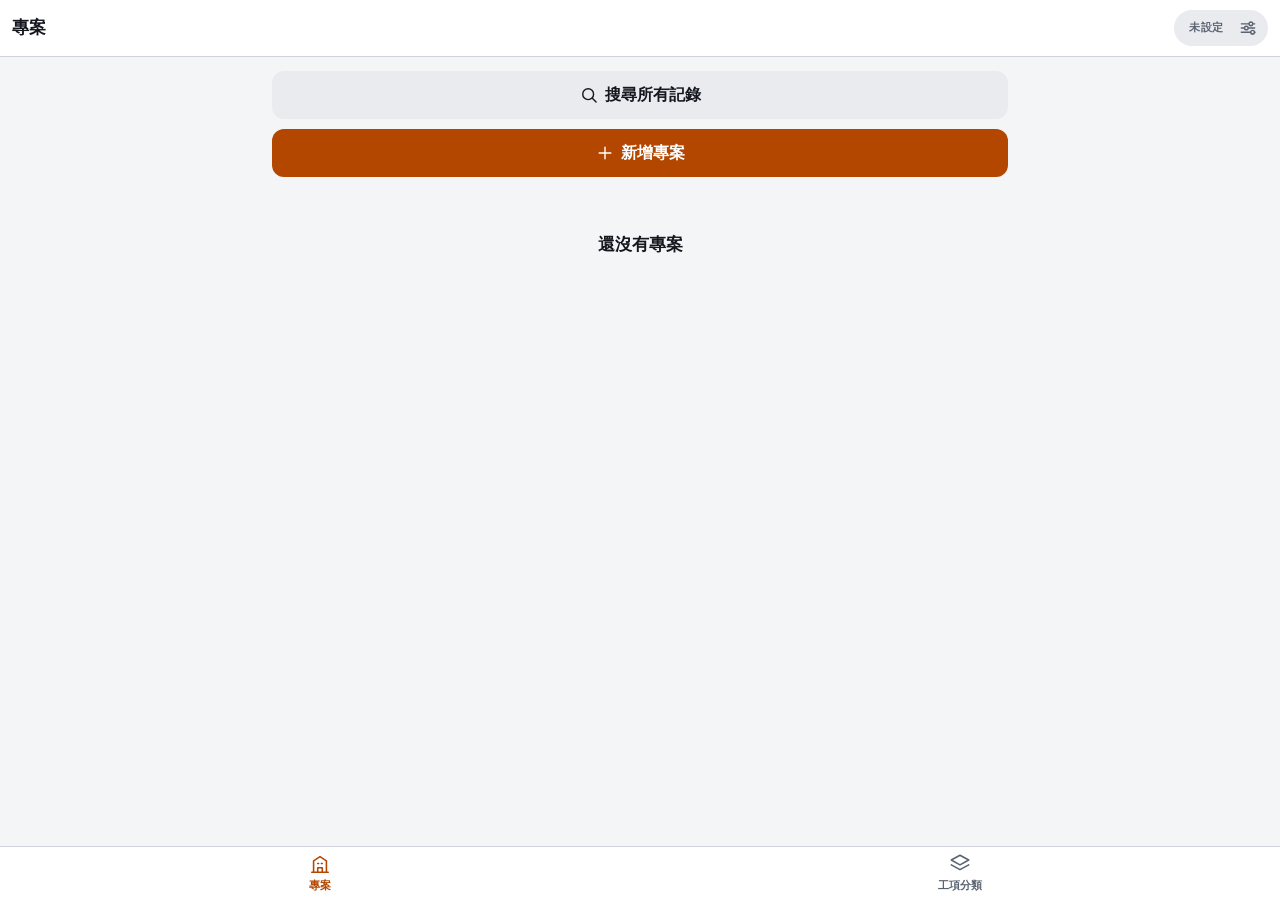
<file: index.html>
<!DOCTYPE html>
<html lang="zh-Hant">
<head>
<meta charset="utf-8">
<meta name="viewport" content="width=device-width, initial-scale=1, viewport-fit=cover, maximum-scale=1">
<title>監造工地筆記</title>
<meta name="description" content="工地現場記錄：專案導向 + 工項導向">
<link rel="manifest" href="manifest.webmanifest">
<meta name="theme-color" content="#12161c">
<meta name="apple-mobile-web-app-capable" content="yes">
<!--
  不要用 black-translucent。實機量到：螢幕 874、視窗只有 812、上緣 safe-area 62，
  874 − 812 = 62 —— iOS 用「螢幕高減狀態列」算 web view 高度，卻同時還套用
  viewport-fit=cover 的 inset，於是網頁靠上對齊、底部空出一條 62pt 的死區，
  position:fixed 的分頁列就浮在那條死區上面。那塊不在網頁座標系裡，
  頁面內的 CSS 完全碰不到（試過墊背景，無效）。
  改成 black：web view 從狀態列下面開始並填滿到螢幕底，env(safe-area-inset-top)
  變 0，頂端也不會再被多墊一次。深色 App 用 black 而不是 default，狀態列文字才是白的。
-->
<meta name="apple-mobile-web-app-status-bar-style" content="black">
<meta name="apple-mobile-web-app-title" content="工地筆記">
<link rel="apple-touch-icon" href="icons/icon-180.png">
<link rel="icon" href="icons/icon-192.png">
<link rel="stylesheet" href="css/style.css">
</head>
<body>

<header id="topbar">
  <button id="btn-back" class="icon-btn" hidden aria-label="返回"></button>
  <h1 id="title">監造工地筆記</h1>
  <a id="settings-btn" href="#/settings" aria-label="設定">
    <span id="tier-badge" class="tier tier-off"></span>
    <span class="ico"></span>
  </a>
</header>

<main id="view" aria-live="polite">
  <div class="loading">載入中…</div>
</main>

<nav id="tabbar">
  <a href="#/" data-tab="projects"><span class="ico"></span>專案</a>
  <a href="#/lib" data-tab="lib"><span class="ico"></span>工項分類</a>
</nav>

<div id="toast" role="status"></div>

<dialog id="confirm-dialog">
  <form method="dialog">
    <h2 id="confirm-title"></h2>
    <div id="confirm-body"></div>
    <menu>
      <button value="cancel" class="btn ghost">取消</button>
      <button value="ok" class="btn danger" id="confirm-ok">確定</button>
    </menu>
  </form>
</dialog>

<script type="module" src="js/app.js"></script>
</body>
</html>
</file>
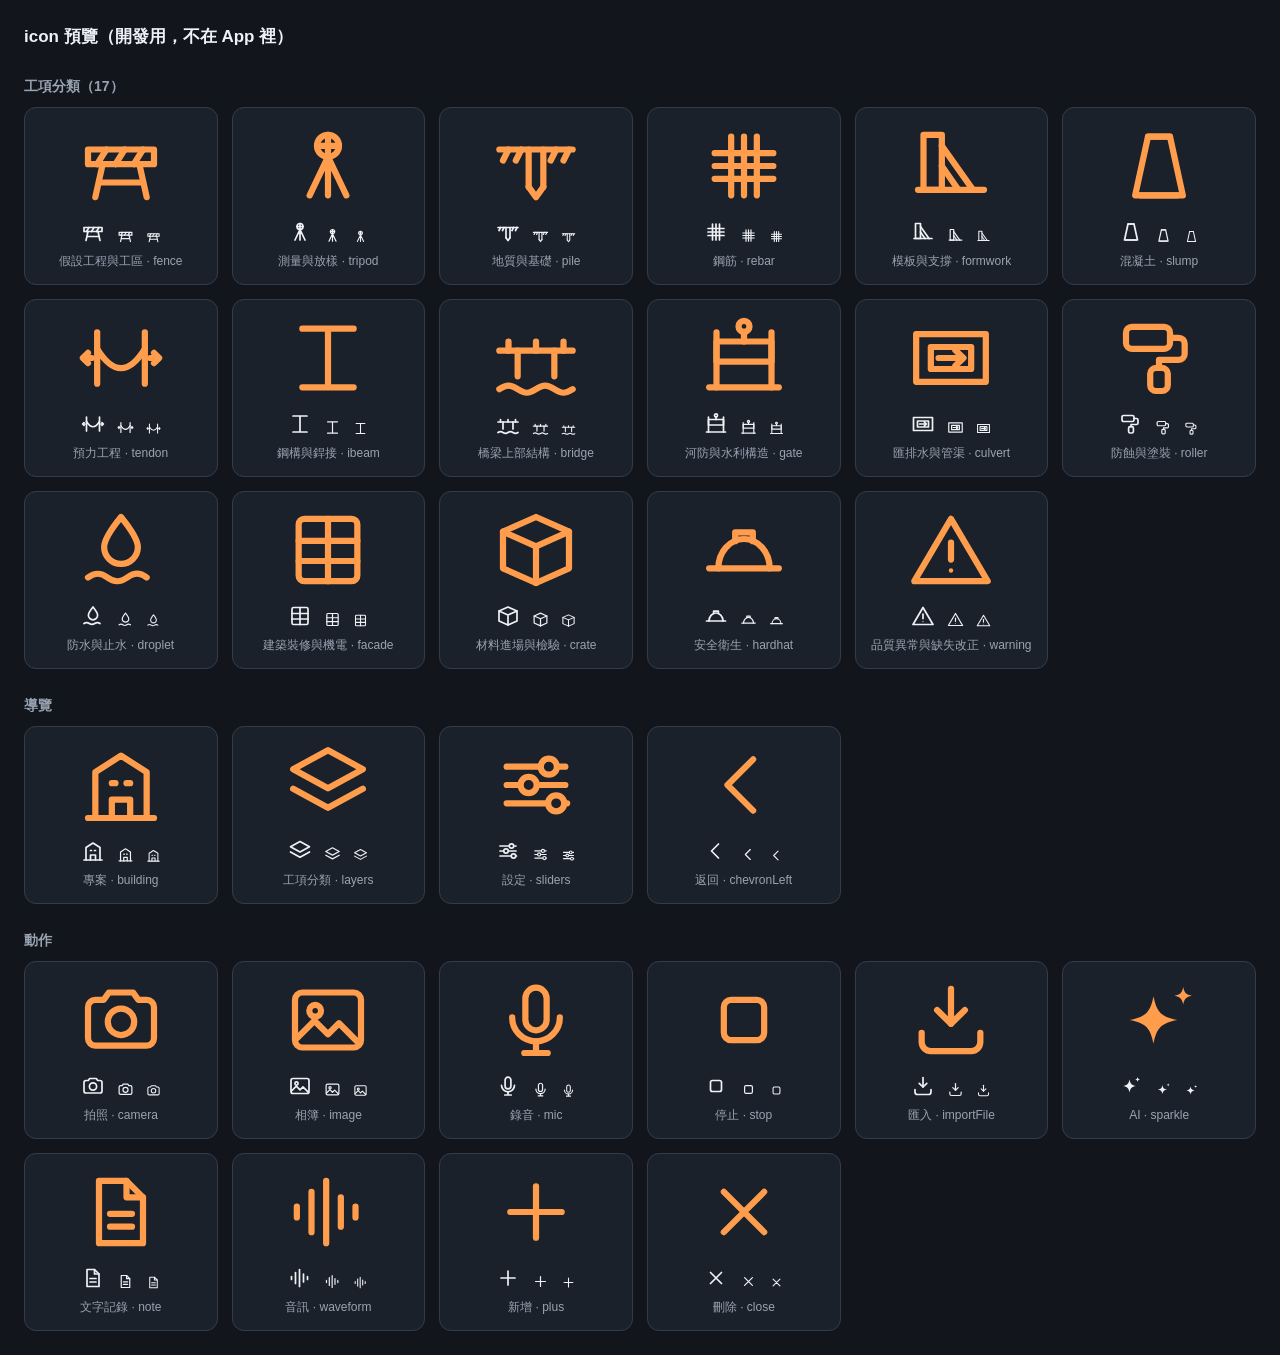
<file: tools/icon-preview.html>
<!DOCTYPE html>
<html lang="zh-Hant">
<head>
<meta charset="utf-8">
<title>icon 預覽</title>
<style>
  body { background: #12161c; color: #eef1f5; font: 15px/1.5 "Noto Sans TC", sans-serif; padding: 24px; margin: 0; }
  h2 { font-size: 14px; color: #99a3b2; margin: 26px 0 10px; font-weight: 600; }
  .grid { display: grid; grid-template-columns: repeat(auto-fill, minmax(190px, 1fr)); gap: 14px; }
  .cell { background: #1b212a; border: 1px solid #333d4a; border-radius: 12px; padding: 14px 10px; text-align: center; }
  .big { color: #ff9d4d; display: flex; justify-content: center; margin-bottom: 10px; }
  .small { color: #eef1f5; display: flex; justify-content: center; gap: 12px; align-items: flex-end; margin-bottom: 8px; }
  .name { font-size: 12px; color: #99a3b2; word-break: break-all; }
</style>
</head>
<body>
<h1 style="font-size:17px;margin:0">icon 預覽（開發用，不在 App 裡）</h1>
<div id="out"></div>
<script type="module">
import { icon } from '../js/icons.js';
import { CATEGORIES } from '../js/taxonomy.js';

const out = document.getElementById('out');

function section(title, items) {
  const h = document.createElement('h2');
  h.textContent = title;
  const g = document.createElement('div');
  g.className = 'grid';
  for (const { name, label } of items) {
    const cell = document.createElement('div');
    cell.className = 'cell';
    const big = document.createElement('div');
    big.className = 'big';
    big.append(icon(name, { size: 88 }));
    const small = document.createElement('div');
    small.className = 'small';
    small.append(icon(name, { size: 24 }), icon(name, { size: 17 }), icon(name, { size: 15 }));
    const n = document.createElement('div');
    n.className = 'name';
    n.textContent = label ? `${label} · ${name}` : name;
    cell.append(big, small, n);
    g.append(cell);
  }
  out.append(h, g);
}

section(`工項分類（${CATEGORIES.length}）`, CATEGORIES.map((c) => ({ name: c.icon, label: c.name })));
section('導覽', [
  { name: 'building', label: '專案' },
  { name: 'layers', label: '工項分類' },
  { name: 'sliders', label: '設定' },
  { name: 'chevronLeft', label: '返回' },
]);
section('動作', [
  { name: 'camera', label: '拍照' },
  { name: 'image', label: '相簿' },
  { name: 'mic', label: '錄音' },
  { name: 'stop', label: '停止' },
  { name: 'importFile', label: '匯入' },
  { name: 'sparkle', label: 'AI' },
  { name: 'note', label: '文字記錄' },
  { name: 'waveform', label: '音訊' },
  { name: 'plus', label: '新增' },
  { name: 'close', label: '刪除' },
]);
</script>
</body>
</html>
</file>
<file: css/style.css>
/* 工地取向：大字、大按鈕、高對比。戴手套點得到，大太陽下看得見。 */

:root {
  --bg: #f4f5f7;
  --surface: #ffffff;
  --surface-2: #e9ebef;
  --text: #14181e;
  --text-dim: #5a6371;
  --line: #cfd4dc;
  --accent: #b34700;      /* 安全橘，暗到在白底上仍可讀 */
  --accent-soft: #fdefe4;
  --danger: #b3001b;
  --ok: #0a6b3d;
  --warn: #8a5a00;
  --warn-soft: #fff5d6;
  --tap: 48px;
  --safe-b: env(safe-area-inset-bottom, 0px);
  --safe-t: env(safe-area-inset-top, 0px);
  color-scheme: light dark;
}

@media (prefers-color-scheme: dark) {
  :root {
    --bg: #12161c;
    --surface: #1b212a;
    --surface-2: #252d38;
    --text: #eef1f5;
    --text-dim: #99a3b2;
    --line: #333d4a;
    --accent: #ff9d4d;
    --accent-soft: #3a2415;
    --danger: #ff6b6b;
    --ok: #4ade80;
    --warn: #fbbf24;
    --warn-soft: #3a2f10;
  }
}

* { box-sizing: border-box; }

/* 必須在所有元件規則之前也之上：底下有些元件用了 display:flex，
   那會蓋掉瀏覽器預設的 [hidden] { display:none }，導致該藏的東西還是看得到。 */
[hidden] { display: none !important; }

html, body {
  margin: 0;
  padding: 0;
  background: var(--bg);
  color: var(--text);
  font: 16px/1.6 -apple-system, BlinkMacSystemFont, "Segoe UI", "Noto Sans TC",
        "PingFang TC", "Microsoft JhengHei", sans-serif;
  -webkit-text-size-adjust: 100%;
  overscroll-behavior-y: none;
}

body {
  display: flex;
  flex-direction: column;
  min-height: 100dvh;
}

/*
 * 這裡試過把 html 的背景染成分頁列的顏色，想遮住底部那條死區。無效——
 * 那塊是 iOS 自己畫的，不是文件畫布，網頁完全碰不到。已移除，別再試。
 * 真正的解法在 index.html（status-bar-style），但要重新加到主畫面才會生效。
 */

/* ---------- topbar ---------- */

#topbar {
  position: sticky;
  top: 0;
  z-index: 20;
  display: flex;
  align-items: center;
  gap: 8px;
  padding: calc(var(--safe-t) + 10px) 12px 10px;
  background: var(--surface);
  border-bottom: 1px solid var(--line);
}

#title {
  flex: 1;
  margin: 0;
  font-size: 17px;
  font-weight: 700;
  white-space: nowrap;
  overflow: hidden;
  text-overflow: ellipsis;
}

.icon-btn {
  display: inline-flex;
  align-items: center;
  justify-content: center;
  min-width: 36px;
  height: 36px;
  border: 0;
  border-radius: 10px;
  background: var(--surface-2);
  color: var(--text);
  cursor: pointer;
}

/* SVG icon 一律吃 currentColor，放進什麼顏色的容器就是什麼顏色 */
.icon { display: block; flex: none; }

/* 設定入口跟 AI 狀態合併成同一顆：狀態要一直看得見，但不值得佔一個分頁 */
#settings-btn {
  flex: none;
  display: flex;
  align-items: center;
  gap: 6px;
  min-height: 36px;
  padding: 0 10px 0 6px;
  border-radius: 999px;
  background: var(--surface-2);
  color: var(--text-dim);
  text-decoration: none;
  -webkit-tap-highlight-color: transparent;
}
#settings-btn .ico { display: flex; }
#settings-btn.active { color: var(--accent); }

.tier {
  flex: none;
  padding: 3px 9px;
  border-radius: 999px;
  font-size: 11px;
  font-weight: 700;
  letter-spacing: .02em;
  white-space: nowrap;
}
.tier-off  { background: var(--surface-2); color: var(--text-dim); }
.tier-free { background: var(--warn-soft); color: var(--warn); }
.tier-paid { background: var(--accent-soft); color: var(--accent); }

/* ---------- layout ---------- */

#view {
  flex: 1;
  padding: 14px 12px calc(var(--tap) + 28px + var(--safe-b));
  max-width: 760px;
  width: 100%;
  margin: 0 auto;
}

.loading, .empty {
  padding: 40px 16px;
  text-align: center;
  color: var(--text-dim);
}

.empty strong { display: block; margin-bottom: 6px; color: var(--text); font-size: 17px; }

/* ---------- tabbar ---------- */

#tabbar {
  position: fixed;
  bottom: 0;
  left: 0;
  right: 0;
  z-index: 20;
  display: flex;
  background: var(--surface);
  border-top: 1px solid var(--line);
  padding-bottom: var(--safe-b);
}

/*
 * 這裡曾經墊過一塊同色背景想遮住分頁列底下那條空白，實機無效——
 * 因為那條空白根本不在網頁裡（web view 比螢幕矮，見 index.html 的說明），
 * 畫在 812 以下等於畫到 web view 外面。已移除，別再加回來。
 */

#tabbar a {
  flex: 1;
  display: flex;
  flex-direction: column;
  align-items: center;
  justify-content: center;
  gap: 1px;
  min-height: var(--tap);
  padding: 5px 0;
  color: var(--text-dim);
  text-decoration: none;
  font-size: 11px;
  font-weight: 600;
}
#tabbar a .ico {
  display: flex;
  align-items: center;
  justify-content: center;
  height: 24px;
}
#tabbar a.active { color: var(--accent); }

/* ---------- cards & lists ---------- */

.card {
  background: var(--surface);
  border: 1px solid var(--line);
  border-radius: 14px;
  padding: 14px;
  margin-bottom: 12px;
  /* 最後一道防線：卡片裡的東西再怎麼樣都不准橫向凸出去。
     用 clip 不用 hidden——hidden 會逼另一軸也變成 auto，卡片就會多出捲軸。 */
  overflow-x: clip;
}

.card h2 { margin: 0 0 10px; font-size: 16px; }
.card h3 { margin: 16px 0 8px; font-size: 14px; color: var(--text-dim); }

a.card { display: block; color: inherit; text-decoration: none; }

.row { display: flex; align-items: center; gap: 10px; }
.row.wrap { flex-wrap: wrap; }
.spacer { flex: 1; }

.muted { color: var(--text-dim); font-size: 13px; }
.mono { font-variant-numeric: tabular-nums; }

/* ---------- buttons ---------- */

.btn {
  display: inline-flex;
  align-items: center;
  justify-content: center;
  gap: 6px;
  min-height: var(--tap);
  padding: 0 18px;
  border: 0;
  border-radius: 12px;
  background: var(--accent);
  color: #fff;
  font-size: 16px;
  font-weight: 700;
  font-family: inherit;
  cursor: pointer;
  text-decoration: none;
  -webkit-tap-highlight-color: transparent;
}
@media (prefers-color-scheme: dark) { .btn { color: #12161c; } }

.btn:disabled { opacity: .45; cursor: default; }
.btn.ghost { background: var(--surface-2); color: var(--text); }
.btn.danger { background: var(--danger); color: #fff; }
.btn.block { width: 100%; }
.btn.sm { min-height: 38px; padding: 0 12px; font-size: 14px; border-radius: 10px; }

/* ---------- forms ---------- */

label.field { display: block; margin-bottom: 12px; }
label.field > span {
  display: block;
  margin-bottom: 5px;
  font-size: 13px;
  font-weight: 600;
  color: var(--text-dim);
}

input[type=text], input[type=date], input[type=number], input[type=password],
select, textarea {
  width: 100%;
  min-height: var(--tap);
  padding: 10px 12px;
  border: 1px solid var(--line);
  border-radius: 11px;
  background: var(--bg);
  color: var(--text);
  font: inherit;
  font-size: 16px; /* 16px 以下 iOS 會自動放大頁面 */
}

textarea { min-height: 120px; resize: vertical; line-height: 1.7; }

input:focus, select:focus, textarea:focus {
  outline: 2px solid var(--accent);
  outline-offset: 1px;
}

/* 日期欄位的外框，見 ui.js 的 dateField()。
 *
 * iOS Safari 的 input[type=date] 是用內部的 shadow DOM 決定自己多寬的，
 * width / max-width / min-width 通通壓不住它，「2026年8月14日」這種長格式
 * 就把整個框推出卡片外。調 input 本身試過兩輪都無效，所以改成不跟它拗：
 * 外框負責邊界、圓角與大小，input 絕對定位塞進去——絕對定位的元素不參與
 * 版面計算，它想多寬都影響不了任何人，多出來的部分被外框切掉。 */
.datebox {
  position: relative;
  overflow: hidden;
  min-height: var(--tap);
  border: 1px solid var(--line);
  border-radius: 11px;
  background: var(--bg);
}

.datebox input[type=date] {
  position: absolute;
  inset: 0;
  width: 100%;
  height: 100%;
  min-height: 0;
  border: 0;
  border-radius: inherit;
  background: transparent;
  /* iOS 不會像文字欄位那樣把日期的值垂直置中，它是貼著內容框頂端排的。
     改用 flex 自己置中，上下留白就交給對齊而不是 padding。 */
  display: flex;
  align-items: center;
  padding: 0 12px;
  /* 日期是用選的不是用打的，iOS 不會因為字小於 16px 就放大頁面。
     縮一級讓中文長格式真的塞得進去，而不是塞進去被切掉。 */
  font-size: 15px;
}

.datebox:focus-within { outline: 2px solid var(--accent); outline-offset: 1px; }
.datebox input[type=date]:focus { outline: 0; }

/* 值靠左、不要自己加上下留白（那是把值頂到框上緣的元兇之一）。 */
input[type=date]::-webkit-date-and-time-value { width: 100%; text-align: left; margin: 0; }
input[type=date]::-webkit-datetime-edit { padding: 0; margin: 0; line-height: 1; }

/* 已知的小副作用：input 變成 flex 之後，桌機 Chrome 的日曆圖示會黏在日期文字
   右邊而不是欄位最右邊。試過 margin-left:auto 與 flex:1，WebKit 的內部
   pseudo element 不吃。iOS 上根本沒有這顆圖示，所以不為了它換掉垂直置中的做法。 */

.grid2 { display: grid; grid-template-columns: 1fr 1fr; gap: 0 10px; }

/* grid 子項預設 min-width:auto，也就是「不准縮到比內容窄」。
   欄位一旦有自己的最小寬度就會把格線撐破，兩欄疊在一起還超出卡片。 */
.grid2 > * { min-width: 0; }

/* 日期欄位特別麻煩：iOS Safari 的 input[type=date] 會依系統字級撐出一個
   比兩欄寬的最小寬度，字級調大的人尤其明顯。放不下就上下排，
   擠成兩欄再把日期切一半沒有比較好看。 */
.grid2.dates { grid-template-columns: repeat(auto-fit, minmax(11rem, 1fr)); }

/* ---------- 工項分類的方格 ---------- */

/* 固定欄數而不是 auto-fill：在窄機身上也保證一排三個，不會突然變成兩個 */
.cat-grid {
  display: grid;
  grid-template-columns: repeat(3, 1fr);
  gap: 9px;
}
@media (min-width: 540px) { .cat-grid { grid-template-columns: repeat(4, 1fr); } }
@media (min-width: 720px) { .cat-grid { grid-template-columns: repeat(5, 1fr); } }

.cat-tile {
  position: relative;
  display: flex;
  flex-direction: column;
  align-items: center;
  justify-content: center;
  gap: 7px;
  aspect-ratio: 1;
  padding: 8px 5px;
  border: 1px solid var(--line);
  border-radius: 14px;
  background: var(--surface);
  color: var(--text);
  text-decoration: none;
  text-align: center;
  -webkit-tap-highlight-color: transparent;
}

.cat-tile .cat-name {
  font-size: 12px;
  font-weight: 600;
  line-height: 1.25;
  word-break: break-word;
}

/* 有東西的分類才點亮，一眼看得出哪幾類已經累積起來了 */
.cat-tile .cat-count {
  position: absolute;
  top: 6px;
  right: 7px;
  font-size: 10px;
  font-weight: 700;
  color: var(--text-dim);
}
.cat-tile.has-items { border-color: var(--accent); color: var(--accent); }
.cat-tile.has-items .cat-count { color: var(--accent); }
.cat-tile.has-items .cat-name { color: var(--text); }

.cat-tile .cat-custom {
  position: absolute;
  top: 6px;
  left: 7px;
  font-size: 10px;
  color: var(--text-dim);
}

/* ---------- chips（分類多選）---------- */

.chips { display: flex; flex-wrap: wrap; gap: 7px; }

.chip {
  display: inline-flex;
  align-items: center;
  gap: 5px;
  min-height: 40px;
  padding: 0 12px;
  border: 1.5px solid var(--line);
  border-radius: 999px;
  background: var(--surface);
  color: var(--text);
  font-size: 14px;
  font-weight: 600;
  font-family: inherit;
  cursor: pointer;
  -webkit-tap-highlight-color: transparent;
}
.chip[aria-pressed=true] {
  border-color: var(--accent);
  background: var(--accent-soft);
  color: var(--accent);
}
.chip.sm { min-height: 32px; font-size: 13px; font-weight: 500; }

/* ---------- 未查證 / 已確認 ---------- */

.ai-block {
  position: relative;
  border: 1px dashed var(--line);
  border-radius: 12px;
  padding: 12px 12px 10px;
  background: var(--surface-2);
  color: var(--text-dim);
}
.ai-block.verified {
  border-style: solid;
  border-color: var(--ok);
  background: var(--surface);
  color: var(--text);
}

.badge {
  display: inline-block;
  padding: 2px 8px;
  border-radius: 999px;
  font-size: 11px;
  font-weight: 700;
}
.badge-unverified { background: var(--surface); color: var(--text-dim); border: 1px solid var(--line); }
.badge-verified { background: var(--ok); color: #fff; }
.badge-cat { background: var(--accent-soft); color: var(--accent); }

/* ---------- media ---------- */

.thumbs { display: grid; grid-template-columns: repeat(auto-fill, minmax(96px, 1fr)); gap: 8px; }
.thumb {
  position: relative;
  aspect-ratio: 1;
  border-radius: 10px;
  overflow: hidden;
  background: var(--surface-2);
  border: 1px solid var(--line);
}
.thumb img { width: 100%; height: 100%; object-fit: cover; display: block; }
/* 標籤直接壓在縮圖上，才不用點進去才知道哪幾張標過 */
.thumb-tag {
  position: absolute;
  left: 3px;
  bottom: 3px;
  padding: 2px 6px;
  border-radius: 6px;
  background: rgba(0, 0, 0, .68);
  color: #fff;
  font-size: 10px;
  font-weight: 700;
}

.thumb button.rm {
  position: absolute; top: 3px; right: 3px;
  display: flex; align-items: center; justify-content: center;
  width: 26px; height: 26px; border: 0; border-radius: 50%;
  background: rgba(0,0,0,.66); color: #fff; cursor: pointer;
}

audio { width: 100%; margin-top: 6px; }

/* ---------- 警示條 ---------- */

.notice {
  border-radius: 12px;
  padding: 11px 13px;
  margin-bottom: 12px;
  font-size: 14px;
  line-height: 1.6;
}
.notice.warn { background: var(--warn-soft); color: var(--warn); border: 1px solid currentColor; }
.notice.info { background: var(--surface-2); color: var(--text-dim); }
.notice.danger { background: var(--surface); color: var(--danger); border: 1px solid currentColor; }
.notice strong { display: block; margin-bottom: 2px; }

/* ---------- toast ---------- */

#toast {
  position: fixed;
  left: 50%;
  bottom: calc(var(--tap) + var(--safe-b) + 20px);
  transform: translate(-50%, 14px);
  z-index: 60;
  max-width: min(90vw, 460px);
  padding: 11px 17px;
  border-radius: 12px;
  background: #14181e;
  color: #fff;
  font-size: 14px;
  line-height: 1.5;
  text-align: center;
  opacity: 0;
  pointer-events: none;
  transition: opacity .18s, transform .18s;
}
#toast.show { opacity: 1; transform: translate(-50%, 0); }
@media (prefers-color-scheme: dark) { #toast { background: #eef1f5; color: #12161c; } }

/* ---------- dialog ---------- */

dialog {
  border: 0;
  border-radius: 16px;
  padding: 18px;
  max-width: min(92vw, 560px);
  width: 100%;
  background: var(--surface);
  color: var(--text);
}
dialog::backdrop { background: rgba(0, 0, 0, .55); }
dialog h2 { margin: 0 0 10px; font-size: 17px; }
dialog menu { display: flex; gap: 10px; justify-content: flex-end; margin: 16px 0 0; padding: 0; }
dialog pre {
  max-height: 46vh;
  overflow: auto;
  padding: 11px;
  border-radius: 10px;
  background: var(--bg);
  border: 1px solid var(--line);
  font-size: 13px;
  line-height: 1.6;
  white-space: pre-wrap;
  word-break: break-word;
}

/* ---------- 錄音 ---------- */

.rec-dot {
  display: inline-block;
  width: 10px; height: 10px;
  border-radius: 50%;
  background: var(--danger);
  animation: pulse 1s infinite;
}
@keyframes pulse { 0%,100% { opacity: 1 } 50% { opacity: .25 } }

@media (prefers-reduced-motion: reduce) {
  .rec-dot { animation: none; }
  #toast { transition: none; }
}
</file>
